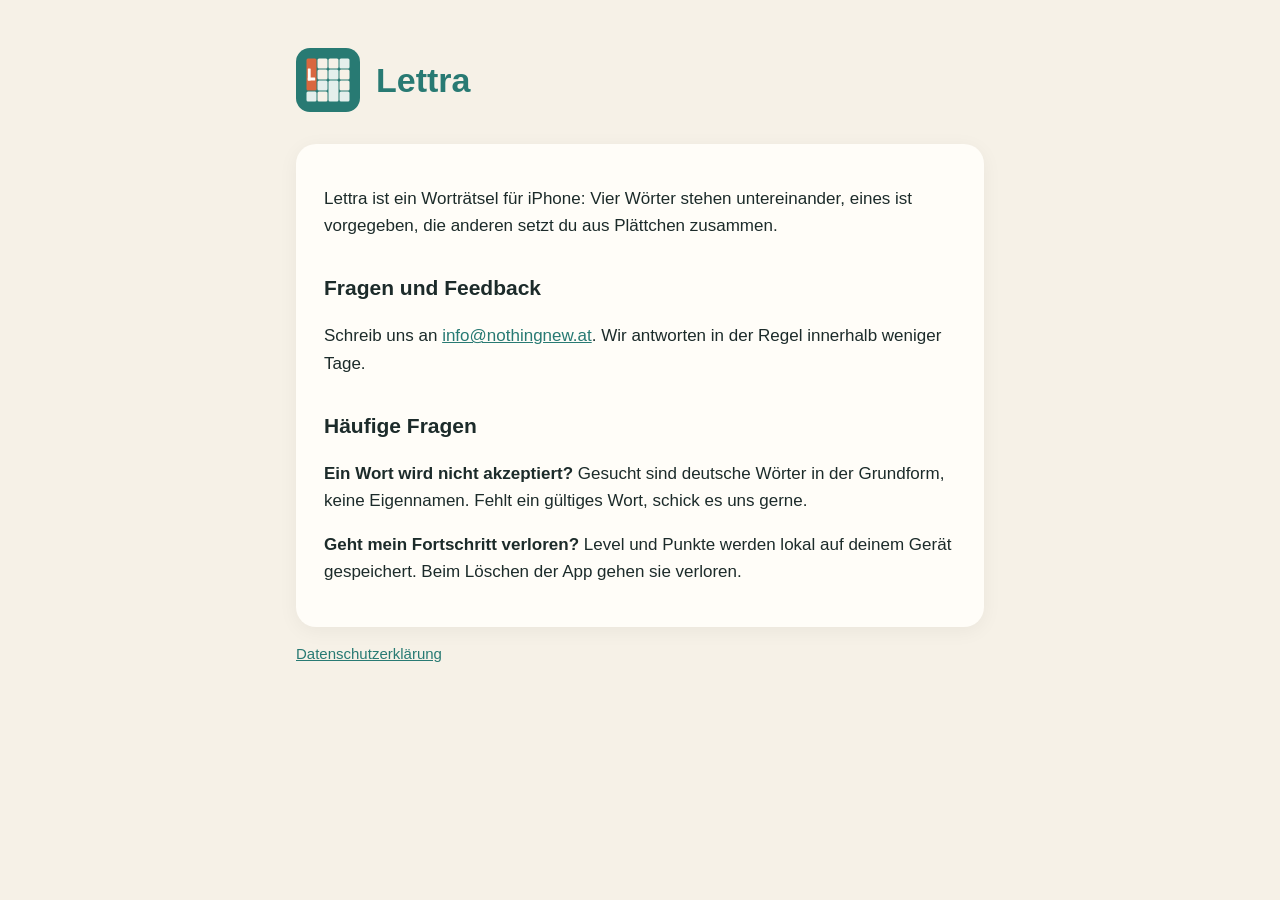
<file: index.html>
<!doctype html><html lang="de"><head><meta charset="utf-8"><meta name="viewport" content="width=device-width,initial-scale=1">
<title>Lettra – Support</title><link rel="stylesheet" href="style.css"></head><body><main>
<header><img src="icon.svg" alt=""><h1>Lettra</h1></header>
<div class="card">
<p>Lettra ist ein Worträtsel für iPhone: Vier Wörter stehen untereinander, eines ist vorgegeben, die anderen setzt du aus Plättchen zusammen.</p>
<h2>Fragen und Feedback</h2>
<p>Schreib uns an <a href="mailto:info@nothingnew.at">info@nothingnew.at</a>. Wir antworten in der Regel innerhalb weniger Tage.</p>
<h2>Häufige Fragen</h2>
<p><b>Ein Wort wird nicht akzeptiert?</b> Gesucht sind deutsche Wörter in der Grundform, keine Eigennamen. Fehlt ein gültiges Wort, schick es uns gerne.</p>
<p><b>Geht mein Fortschritt verloren?</b> Level und Punkte werden lokal auf deinem Gerät gespeichert. Beim Löschen der App gehen sie verloren.</p>
</div>
<p class="muted"><a href="datenschutz.html">Datenschutzerklärung</a></p>
</main></body></html>
</file>
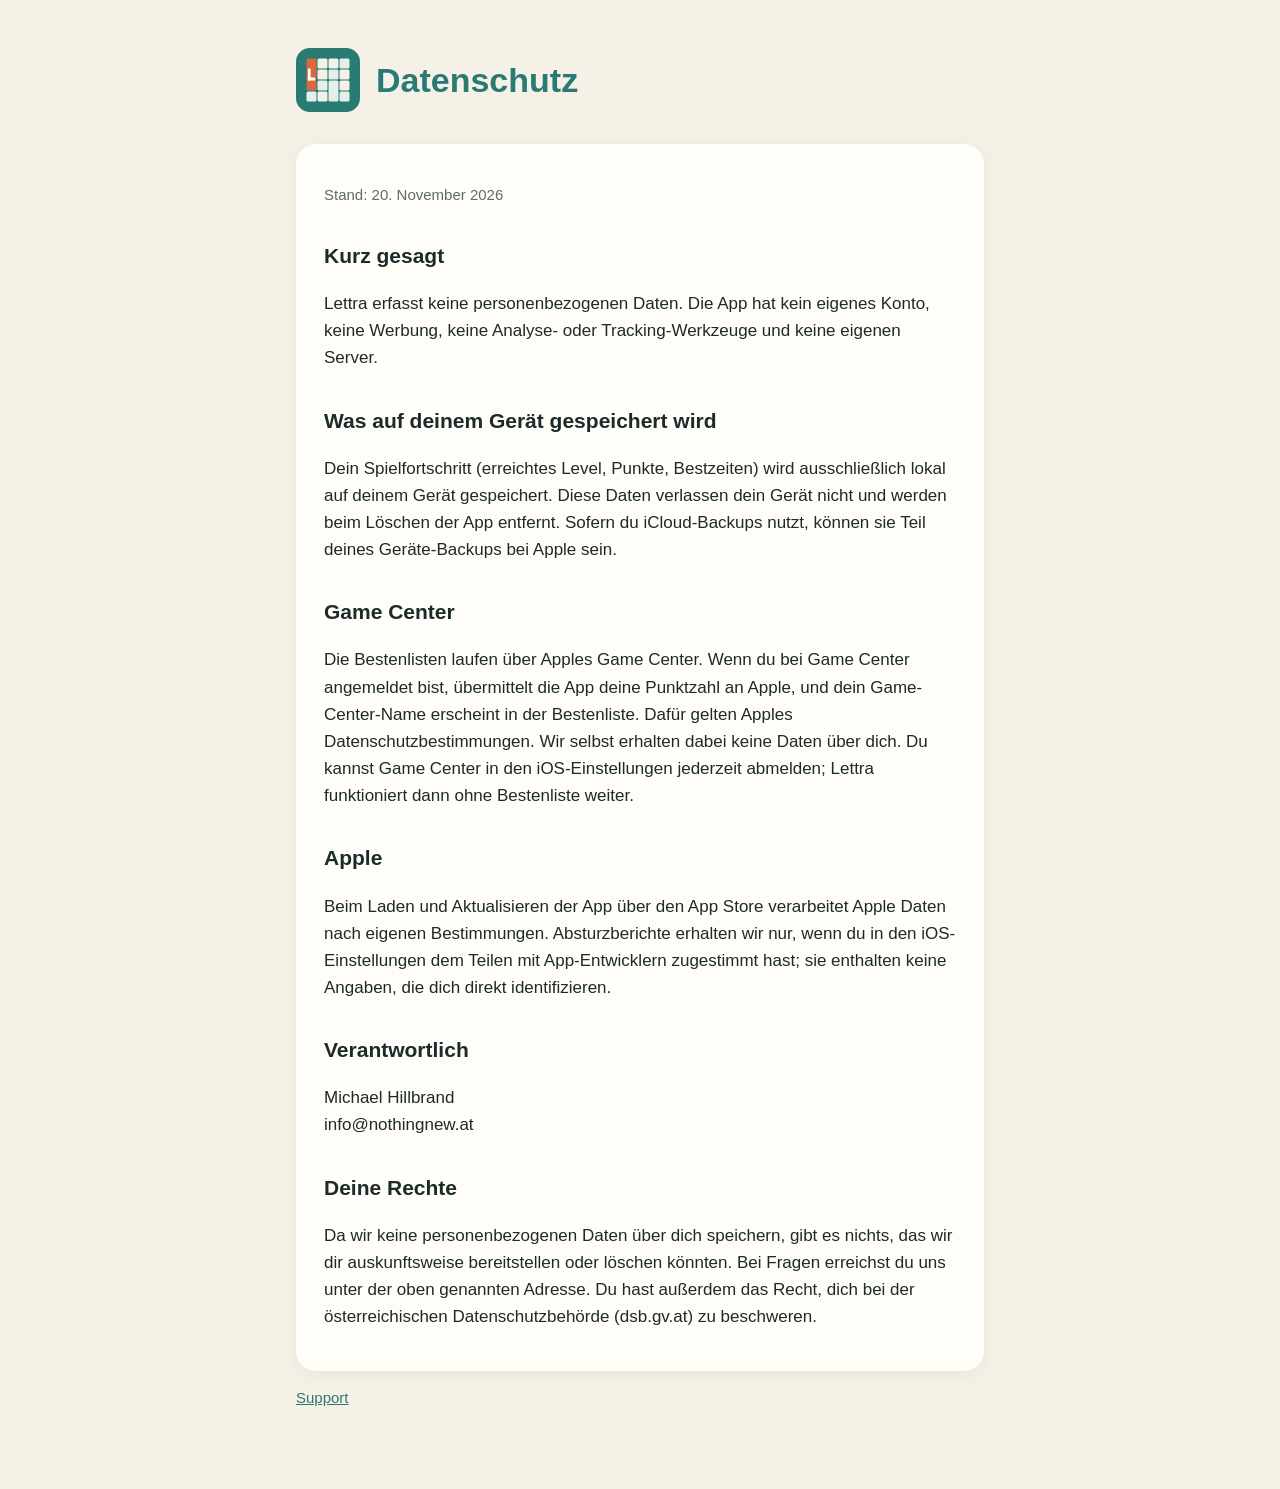
<file: datenschutz.html>
<!doctype html><html lang="de"><head><meta charset="utf-8"><meta name="viewport" content="width=device-width,initial-scale=1">
<title>Lettra – Datenschutzerklärung</title><link rel="stylesheet" href="style.css"></head><body><main>
<header><img src="icon.svg" alt=""><h1>Datenschutz</h1></header>
<div class="card">
<p class="muted">Stand: 20. November 2026</p>
<h2>Kurz gesagt</h2>
<p>Lettra erfasst keine personenbezogenen Daten. Die App hat kein eigenes Konto, keine Werbung, keine Analyse- oder Tracking-Werkzeuge und keine eigenen Server.</p>
<h2>Was auf deinem Gerät gespeichert wird</h2>
<p>Dein Spielfortschritt (erreichtes Level, Punkte, Bestzeiten) wird ausschließlich lokal auf deinem Gerät gespeichert. Diese Daten verlassen dein Gerät nicht und werden beim Löschen der App entfernt. Sofern du iCloud-Backups nutzt, können sie Teil deines Geräte-Backups bei Apple sein.</p>
<h2>Game Center</h2>
<p>Die Bestenlisten laufen über Apples Game Center. Wenn du bei Game Center angemeldet bist, übermittelt die App deine Punktzahl an Apple, und dein Game-Center-Name erscheint in der Bestenliste. Dafür gelten Apples Datenschutzbestimmungen. Wir selbst erhalten dabei keine Daten über dich. Du kannst Game Center in den iOS-Einstellungen jederzeit abmelden; Lettra funktioniert dann ohne Bestenliste weiter.</p>
<h2>Apple</h2>
<p>Beim Laden und Aktualisieren der App über den App Store verarbeitet Apple Daten nach eigenen Bestimmungen. Absturzberichte erhalten wir nur, wenn du in den iOS-Einstellungen dem Teilen mit App-Entwicklern zugestimmt hast; sie enthalten keine Angaben, die dich direkt identifizieren.</p>
<h2>Verantwortlich</h2>
<p>Michael Hillbrand<br>info@nothingnew.at</p>
<h2>Deine Rechte</h2>
<p>Da wir keine personenbezogenen Daten über dich speichern, gibt es nichts, das wir dir auskunftsweise bereitstellen oder löschen könnten. Bei Fragen erreichst du uns unter der oben genannten Adresse. Du hast außerdem das Recht, dich bei der österreichischen Datenschutzbehörde (dsb.gv.at) zu beschweren.</p>
</div>
<p class="muted"><a href="index.html">Support</a></p>
</main></body></html>
</file>
<file: style.css>
:root{--bg:#F6F1E7;--card:#FFFDF8;--ink:#1C2B2A;--muted:#5D6B69;--accent:#287A73;--warm:#D9673F}
*{box-sizing:border-box}body{margin:0;background:var(--bg);color:var(--ink);font:17px/1.6 -apple-system,BlinkMacSystemFont,"Inter","Segoe UI",sans-serif}
main{max-width:720px;margin:0 auto;padding:48px 16px 64px}
header{display:flex;align-items:center;gap:16px;margin-bottom:32px}header img{width:64px;height:64px;border-radius:14px}
h1{margin:0;font-size:34px;color:var(--accent)}h2{margin-top:32px;font-size:21px}
.card{background:var(--card);border-radius:20px;padding:24px 28px;box-shadow:0 4px 20px rgba(0,0,0,.05)}
a{color:var(--accent)}.muted{color:var(--muted);font-size:15px}nav a{margin-right:16px}
</file>
